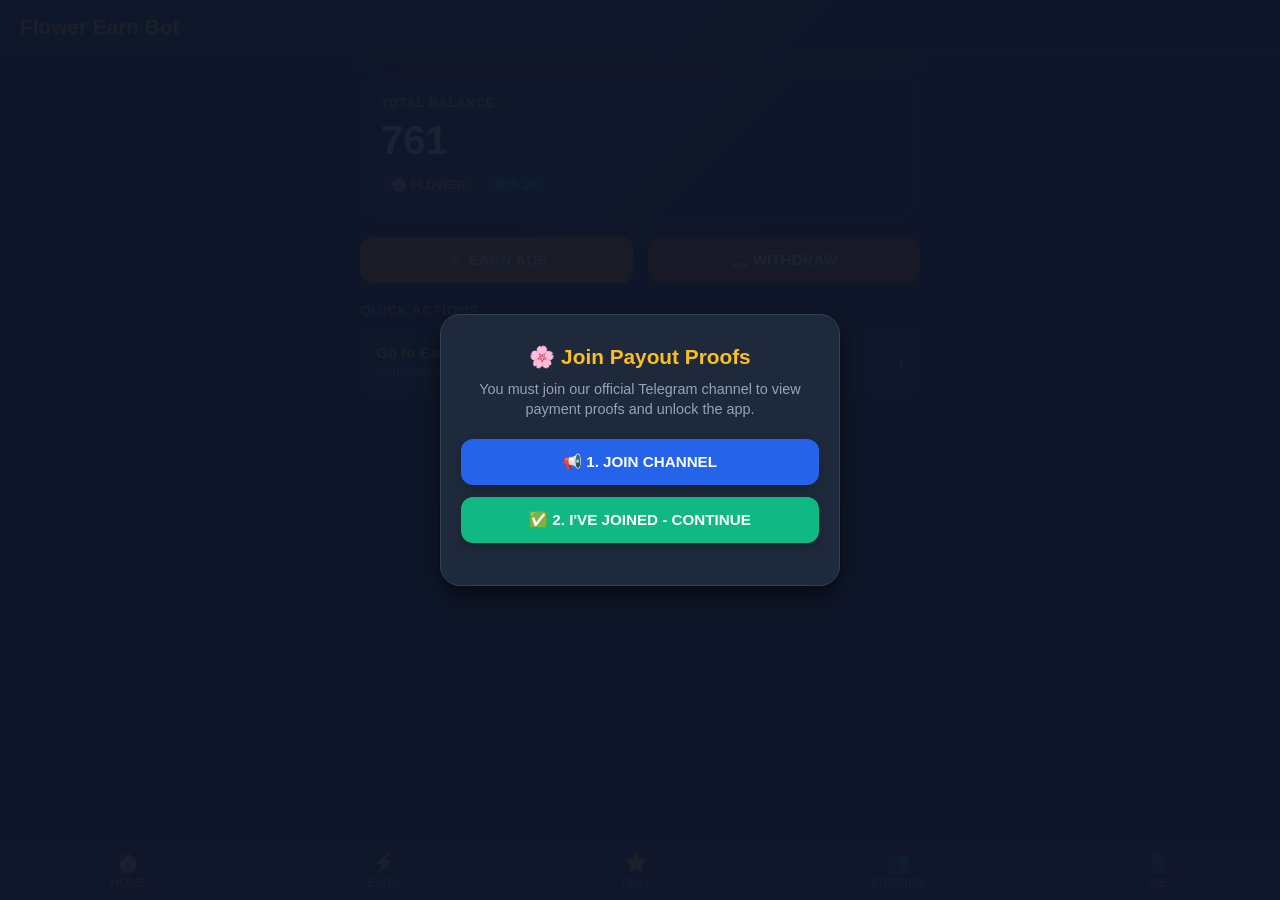
<file: index.html>
<!DOCTYPE html>
<html lang="en">
<head>
    <meta charset="UTF-8">
    <meta name="viewport" content="width=device-width, initial-scale=1.0">
    <title>Flower Earn - Home</title>
    <style>
        * {
            margin: 0;
            padding: 0;
            box-sizing: border-box;
            font-family: 'Segoe UI', Tahoma, Geneva, Verdana, sans-serif;
        }
        body {
            background-color: #0f172a;
            background-image: radial-gradient(circle at top, rgba(217, 119, 6, 0.15), transparent 50%);
            color: #f8fafc;
            padding-bottom: 90px;
            min-height: 100vh;
            display: flex;
            flex-direction: column;
        }
        .header {
            background: linear-gradient(135deg, #1e293b, #0f172a);
            padding: 15px 20px;
            text-align: left;
            border-bottom: 1px solid #334155;
        }
        .header h1 {
            color: #fbbf24;
            font-size: 1.3rem;
        }
        .container {
            padding: 20px;
            max-width: 600px;
            margin: 0 auto;
            flex: 1;
            width: 100%;
        }
        .balance-card {
            background: linear-gradient(135deg, #1e293b, #0f172a);
            border-radius: 16px;
            padding: 20px;
            border: 1px solid #334155;
            margin-bottom: 20px;
            box-shadow: 0 4px 12px rgba(0, 0, 0, 0.4);
        }
        .balance-card h2 {
            font-size: 0.75rem;
            text-transform: uppercase;
            letter-spacing: 1px;
            color: #fbbf24;
            margin-bottom: 8px;
        }
        .balance-main {
            font-size: 2.5rem;
            font-weight: bold;
            color: #ffffff;
            margin-bottom: 10px;
        }
        .balance-sub {
            display: flex;
            gap: 10px;
        }
        .badge-flower {
            background: #334155;
            color: #fbbf24;
            padding: 4px 10px;
            border-radius: 6px;
            font-size: 0.8rem;
            font-weight: bold;
        }
        .badge-naira {
            background: #065f46;
            color: #34d399;
            padding: 4px 10px;
            border-radius: 6px;
            font-size: 0.8rem;
            font-weight: bold;
        }
        .action-buttons {
            display: flex;
            gap: 15px;
            margin-bottom: 20px;
        }
        .action-btn {
            flex: 1;
            padding: 14px;
            border-radius: 12px;
            border: none;
            font-weight: bold;
            font-size: 0.95rem;
            cursor: pointer;
            text-align: center;
            text-decoration: none;
            display: flex;
            align-items: center;
            justify-content: center;
            gap: 8px;
            box-shadow: 0 4px 10px rgba(0,0,0,0.2);
        }
        .btn-earn {
            background: #d97706;
            color: #ffffff;
        }
        .btn-withdraw {
            background: #b45309;
            color: #ffffff;
        }
        .section-title {
            font-size: 0.85rem;
            text-transform: uppercase;
            letter-spacing: 1px;
            color: #fbbf24;
            margin-bottom: 10px;
        }
        .quick-action-card {
            background: #1e293b;
            border-radius: 14px;
            padding: 15px;
            border: 1px solid #334155;
            display: flex;
            align-items: center;
            justify-content: space-between;
            text-decoration: none;
            color: #f8fafc;
            transition: border-color 0.2s;
        }
        .quick-action-card:hover {
            border-color: #fbbf24;
        }
        .quick-info h4 {
            font-size: 0.95rem;
            color: #fbbf24;
            margin-bottom: 3px;
        }
        .quick-info p {
            font-size: 0.8rem;
            color: #94a3b8;
        }

        /* Channel Gate Modal Overlay */
        #channelGateModal {
            position: fixed;
            top: 0;
            left: 0;
            width: 100%;
            height: 100%;
            background: rgba(15, 23, 42, 0.95);
            z-index: 9999;
            display: flex;
            align-items: center;
            justify-content: center;
            padding: 20px;
        }
        .gate-card {
            background: #1e293b;
            border: 1px solid #334155;
            border-radius: 20px;
            padding: 30px 20px;
            text-align: center;
            max-width: 400px;
            width: 100%;
            box-shadow: 0 10px 25px rgba(0,0,0,0.5);
        }
        .gate-card h2 {
            color: #fbbf24;
            font-size: 1.3rem;
            margin-bottom: 10px;
        }
        .gate-card p {
            color: #94a3b8;
            font-size: 0.9rem;
            margin-bottom: 20px;
            line-height: 1.4;
        }
        .gate-btn {
            display: block;
            width: 100%;
            padding: 14px;
            border-radius: 12px;
            font-weight: bold;
            font-size: 0.95rem;
            text-decoration: none;
            text-align: center;
            cursor: pointer;
            border: none;
            margin-bottom: 12px;
            box-shadow: 0 4px 10px rgba(0,0,0,0.2);
        }
        .btn-join {
            background: #2563eb;
            color: #ffffff;
        }
        .btn-verify {
            background: #10b981;
            color: #ffffff;
        }

        .nav-bar {
            position: fixed;
            bottom: 0;
            left: 0;
            width: 100%;
            background: #1e293b;
            display: flex;
            justify-content: space-around;
            padding: 10px 0;
            border-top: 1px solid #334155;
            z-index: 1000;
        }
        .nav-item {
            color: #94a3b8;
            text-decoration: none;
            text-align: center;
            font-size: 0.75rem;
            display: flex;
            flex-direction: column;
            align-items: center;
        }
        .nav-item.active {
            color: #fbbf24;
        }
        .nav-icon {
            font-size: 1.2rem;
            margin-bottom: 2px;
        }
    </style>
</head>
<body>

    <!-- Channel Gateway Modal -->
    <div id="channelGateModal">
        <div class="gate-card">
            <h2>🌸 Join Payout Proofs</h2>
            <p>You must join our official Telegram channel to view payment proofs and unlock the app.</p>
            
            <a href="https://t.me/FlowerEarnPayouts" target="_blank" class="gate-btn btn-join">
                📢 1. JOIN CHANNEL
            </a>
            
            <button class="gate-btn btn-verify" onclick="verifyChannelJoin()">
                ✅ 2. I'VE JOINED - CONTINUE
            </button>
        </div>
    </div>

    <div class="header">
        <h1>Flower Earn Bot</h1>
    </div>

    <div class="container">
        <div class="balance-card">
            <h2>Total Balance</h2>
            <div class="balance-main" id="flowerCount">761</div>
            <div class="balance-sub">
                <span class="badge-flower">🌸 FLOWER</span>
                <span class="badge-naira" id="nairaBalance">₦76.10</span>
            </div>
        </div>

        <div class="action-buttons">
            <button class="action-btn btn-earn" onclick="handleEarnAdClick()">⚡ EARN ADS</button>
            <a href="wallet.html" class="action-btn btn-withdraw">📥 WITHDRAW</a>
        </div>

        <div class="section-title">Quick Actions</div>
        <a href="earn.html" class="quick-action-card">
            <div class="quick-info">
                <h4>Go to Earn Hub</h4>
                <p>Complete smart links & ads to grow balance</p>
            </div>
            <span>›</span>
        </a>
    </div>

    <div class="nav-bar">
        <a href="index.html" class="nav-item active"><span class="nav-icon">🏠</span> HOME</a>
        <a href="earn.html" class="nav-item"><span class="nav-icon">⚡</span> EARN</a>
        <a href="game.html" class="nav-item"><span class="nav-icon">⭐</span> PLAY</a>
        <a href="friends.html" class="nav-item"><span class="nav-icon">👥</span> FRIENDS</a>
        <a href="wallet.html" class="nav-item"><span class="nav-icon">👤</span> ME</a>
    </div>

    <script>
        const monetagUrl = "https://omg10.com/your-smart-link-id"; 
        const maxDailyCap = 715;

        function getTodayKey() {
            return 'earned_' + new Date().toISOString().slice(0, 10);
        }

        window.addEventListener('DOMContentLoaded', () => {
            const hasJoined = localStorage.getItem('joined_proof_channel');
            if (hasJoined === 'true') {
                document.getElementById('channelGateModal').style.display = 'none';
            }

            const savedBalance = localStorage.getItem('flowerBalance') || '761';
            document.getElementById('flowerCount').innerText = Number(savedBalance).toLocaleString();
            
            const nairaValue = (Number(savedBalance) / 10).toFixed(2);
            document.getElementById('nairaBalance').innerText = `₦${Number(nairaValue).toLocaleString(undefined, {minimumFractionDigits: 2, maximumFractionDigits: 2})}`;
        });

        function verifyChannelJoin() {
            localStorage.setItem('joined_proof_channel', 'true');
            document.getElementById('channelGateModal').style.display = 'none';
        }

        function handleEarnAdClick() {
            const todayKey = getTodayKey();
            let earnedToday = Number(localStorage.getItem(todayKey) || 0);

            if (earnedToday >= maxDailyCap) {
                alert("Daily earning limit reached! Come back tomorrow.");
                return;
            }

            let currentViews = Number(localStorage.getItem('monetag_verified_views') || 0);
            let currentBalance = Number(localStorage.getItem('flowerBalance') || 761);

            currentBalance += 50;
            earnedToday += 50;
            currentViews += 1;

            localStorage.setItem('flowerBalance', currentBalance);
            localStorage.setItem(todayKey, earnedToday);
            localStorage.setItem('monetag_verified_views', currentViews);

            document.getElementById('flowerCount').innerText = Number(currentBalance).toLocaleString();
            const nairaValue = (currentBalance / 10).toFixed(2);
            document.getElementById('nairaBalance').innerText = `₦${Number(nairaValue).toLocaleString(undefined, {minimumFractionDigits: 2, maximumFractionDigits: 2})}`;

            window.open(monetagUrl, '_blank');
        }
    </script>
</body>
</html>
</file>
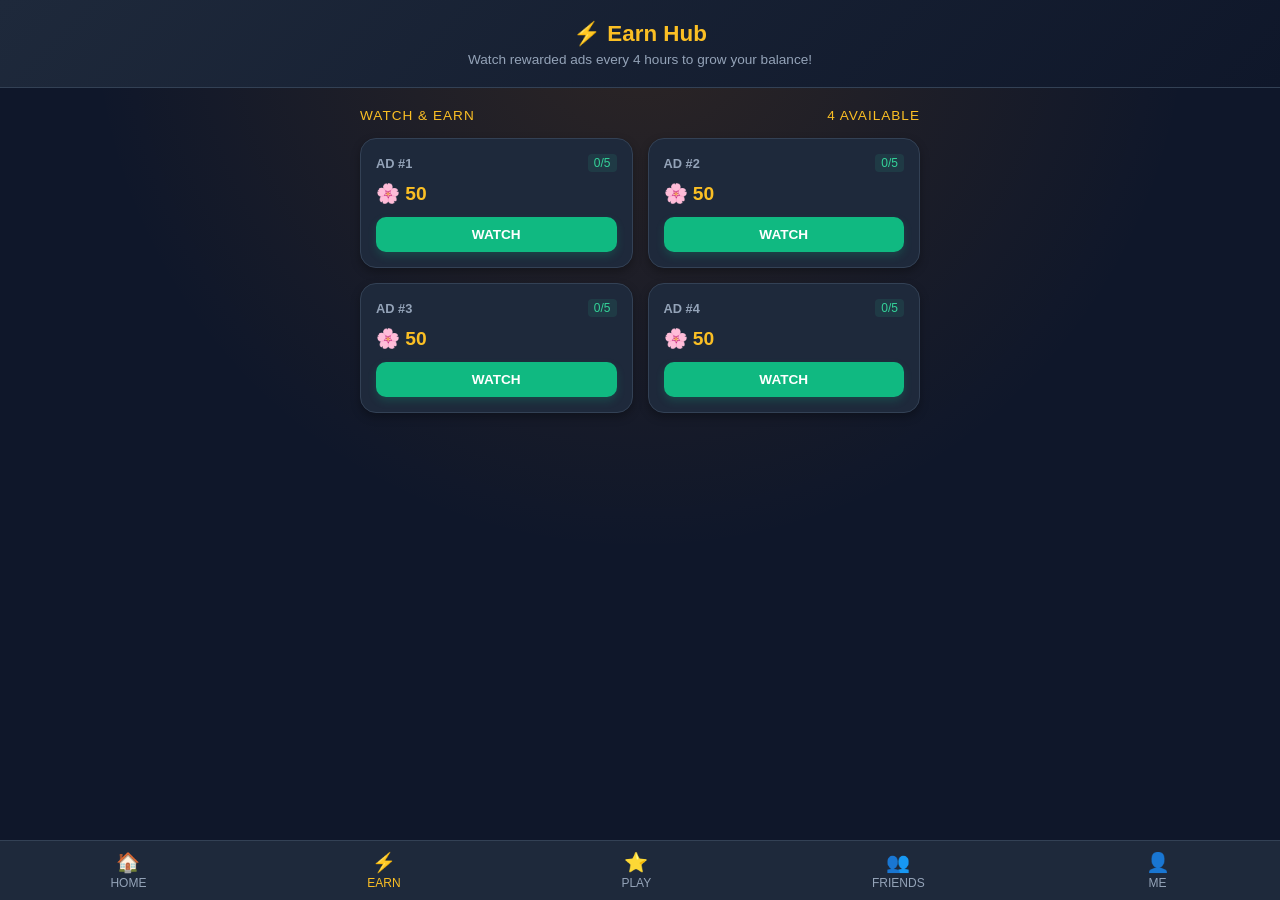
<file: earn.html>
<!DOCTYPE html>
<html lang="en">
<head>
    <meta charset="UTF-8">
    <meta name="viewport" content="width=device-width, initial-scale=1.0">
    <title>Flower Earn - Earn Hub</title>

    <style>
        * {
            margin: 0;
            padding: 0;
            box-sizing: border-box;
            font-family: 'Segoe UI', Tahoma, Geneva, Verdana, sans-serif;
        }
        body {
            background-color: #0f172a;
            background-image: radial-gradient(circle at top, rgba(217, 119, 6, 0.15), transparent 50%);
            color: #f8fafc;
            padding-bottom: 90px;
            min-height: 100vh;
            display: flex;
            flex-direction: column;
        }
        .header {
            background: linear-gradient(135deg, #1e293b, #0f172a);
            padding: 20px;
            text-align: center;
            border-bottom: 1px solid #334155;
        }
        .header h1 {
            color: #fbbf24;
            font-size: 1.4rem;
        }
        .header p {
            font-size: 0.85rem;
            color: #94a3b8;
            margin-top: 5px;
        }
        .container {
            padding: 20px;
            max-width: 600px;
            margin: 0 auto;
            flex: 1;
            width: 100%;
        }
        .section-title {
            font-size: 0.85rem;
            text-transform: uppercase;
            letter-spacing: 1px;
            color: #fbbf24;
            margin-bottom: 15px;
            display: flex;
            justify-content: space-between;
            align-items: center;
        }
        .ads-grid {
            display: grid;
            grid-template-columns: 1fr 1fr;
            gap: 15px;
            margin-bottom: 25px;
        }
        .ad-card {
            background: #1e293b;
            border: 1px solid #334155;
            border-radius: 16px;
            padding: 15px;
            display: flex;
            flex-direction: column;
            justify-content: space-between;
            box-shadow: 0 4px 10px rgba(0,0,0,0.3);
        }
        .ad-header {
            display: flex;
            justify-content: space-between;
            align-items: center;
            margin-bottom: 10px;
        }
        .ad-title {
            font-size: 0.8rem;
            font-weight: bold;
            color: #94a3b8;
            text-transform: uppercase;
        }
        .ad-counter {
            font-size: 0.75rem;
            color: #34d399;
            background: rgba(52, 211, 153, 0.1);
            padding: 2px 6px;
            border-radius: 4px;
        }
        .ad-reward {
            font-size: 1.2rem;
            font-weight: bold;
            color: #fbbf24;
            margin-bottom: 12px;
        }
        .ad-btn {
            width: 100%;
            padding: 10px;
            border-radius: 10px;
            border: none;
            font-weight: bold;
            font-size: 0.85rem;
            cursor: pointer;
            text-align: center;
            background: #10b981;
            color: #ffffff;
            box-shadow: 0 4px 8px rgba(16, 185, 129, 0.2);
        }
        .ad-btn:disabled {
            background: #1e293b;
            border: 1px solid #334155;
            color: #fbbf24;
            cursor: not-allowed;
            box-shadow: none;
            font-size: 0.75rem;
        }
        .nav-bar {
            position: fixed;
            bottom: 0;
            left: 0;
            width: 100%;
            background: #1e293b;
            display: flex;
            justify-content: space-around;
            padding: 10px 0;
            border-top: 1px solid #334155;
            z-index: 1000;
        }
        .nav-item {
            color: #94a3b8;
            text-decoration: none;
            text-align: center;
            font-size: 0.75rem;
            display: flex;
            flex-direction: column;
            align-items: center;
        }
        .nav-item.active {
            color: #fbbf24;
        }
        .nav-icon {
            font-size: 1.2rem;
            margin-bottom: 2px;
        }
    </style>
</head>
<body>

    <div class="header">
        <h1>⚡ Earn Hub</h1>
        <p>Watch rewarded ads every 4 hours to grow your balance!</p>
    </div>

    <div class="container">
        <div class="section-title">
            <span>Watch & Earn</span>
            <span id="availableAdsCount">4 available</span>
        </div>

        <div class="ads-grid">
            <!-- AD #1 -->
            <div class="ad-card">
                <div>
                    <div class="ad-header">
                        <span class="ad-title">Ad #1</span>
                        <span class="ad-counter" id="count1">0/5</span>
                    </div>
                    <div class="ad-reward">🌸 50</div>
                </div>
                <button class="ad-btn" id="btnAd1" onclick="watchAdSlot(1)">WATCH</button>
            </div>

            <!-- AD #2 -->
            <div class="ad-card">
                <div>
                    <div class="ad-header">
                        <span class="ad-title">Ad #2</span>
                        <span class="ad-counter" id="count2">0/5</span>
                    </div>
                    <div class="ad-reward">🌸 50</div>
                </div>
                <button class="ad-btn" id="btnAd2" onclick="watchAdSlot(2)">WATCH</button>
            </div>

            <!-- AD #3 -->
            <div class="ad-card">
                <div>
                    <div class="ad-header">
                        <span class="ad-title">Ad #3</span>
                        <span class="ad-counter" id="count3">0/5</span>
                    </div>
                    <div class="ad-reward">🌸 50</div>
                </div>
                <button class="ad-btn" id="btnAd3" onclick="watchAdSlot(3)">WATCH</button>
            </div>

            <!-- AD #4 -->
            <div class="ad-card">
                <div>
                    <div class="ad-header">
                        <span class="ad-title">Ad #4</span>
                        <span class="ad-counter" id="count4">0/5</span>
                    </div>
                    <div class="ad-reward">🌸 50</div>
                </div>
                <button class="ad-btn" id="btnAd4" onclick="watchAdSlot(4)">WATCH</button>
            </div>
        </div>
    </div>

    <div class="nav-bar">
        <a href="index.html" class="nav-item"><span class="nav-icon">🏠</span> HOME</a>
        <a href="earn.html" class="nav-item active"><span class="nav-icon">⚡</span> EARN</a>
        <a href="game.html" class="nav-item"><span class="nav-icon">⭐</span> PLAY</a>
        <a href="friends.html" class="nav-item"><span class="nav-icon">👥</span> FRIENDS</a>
        <a href="wallet.html" class="nav-item"><span class="nav-icon">👤</span> ME</a>
    </div>

    <script>
        const maxPerAd = 5;
        const cooldownTimeMs = 4 * 60 * 60 * 1000; // 4 Hours in milliseconds

        window.addEventListener('DOMContentLoaded', () => {
            updateUI();
            setInterval(updateUI, 1000); // Live countdown ticker
        });

        function updateUI() {
            const now = new Date().getTime();

            for (let i = 1; i <= 4; i++) {
                const viewsKey = `ad_${i}_views`;
                const cooldownKey = `ad_${i}_cooldown_until`;

                let currentViews = Number(localStorage.getItem(viewsKey) || 0);
                let cooldownUntil = Number(localStorage.getItem(cooldownKey) || 0);

                document.getElementById(`count${i}`).innerText = `${currentViews}/${maxPerAd}`;
                const btn = document.getElementById(`btnAd${i}`);

                if (currentViews >= maxPerAd) {
                    if (now >= cooldownUntil) {
                        // Reset slot after 4 hours expire
                        localStorage.setItem(viewsKey, '0');
                        localStorage.setItem(cooldownKey, '0');
                        btn.innerText = "WATCH";
                        btn.disabled = false;
                        document.getElementById(`count${i}`).innerText = `0/${maxPerAd}`;
                    } else {
                        // Display active 4-hour countdown
                        const distance = cooldownUntil - now;
                        const hours = Math.floor((distance % (1000 * 60 * 60 * 24)) / (1000 * 60 * 60));
                        const minutes = Math.floor((distance % (1000 * 60 * 60)) / (1000 * 60));
                        const seconds = Math.floor((distance % (1000 * 60)) / 1000);

                        btn.innerText = `⏳ ${hours}h ${minutes}m ${seconds}s`;
                        btn.disabled = true;
                    }
                } else {
                    btn.innerText = "WATCH";
                    btn.disabled = false;
                }
            }
        }

        function watchAdSlot(adId) {
            const viewsKey = `ad_${adId}_views`;
            const cooldownKey = `ad_${adId}_cooldown_until`;

            let currentViews = Number(localStorage.getItem(viewsKey) || 0);

            if (currentViews >= maxPerAd) {
                return;
            }

            // Direct links for each ad slot
            const adLinks = {
                1: "https://omg10.com/4/11910761",
                2: "https://omg10.com/4/11496906",
                3: "https://omg10.com/4/11910754",
                4: "https://omg10.com/4/11505493"
            };

            // Open the ad link in a new tab/window
            window.open(adLinks[adId], '_blank');

            // Increment view count
            currentViews += 1;
            localStorage.setItem(viewsKey, currentViews);

            // If it hits 5/5, lock it and start the 4-hour countdown
            if (currentViews >= maxPerAd) {
                const cooldownExpiry = new Date().getTime() + cooldownTimeMs;
                localStorage.setItem(cooldownKey, cooldownExpiry);
            }

            // Reward flowers
            let currentBalance = Number(localStorage.getItem('flowerBalance') || 761);
            currentBalance += 50;
            localStorage.setItem('flowerBalance', currentBalance);

            updateUI();
            alert('Ad completed! +50 Flowers added.');
        }
    </script>
</body>
</html>
</file>
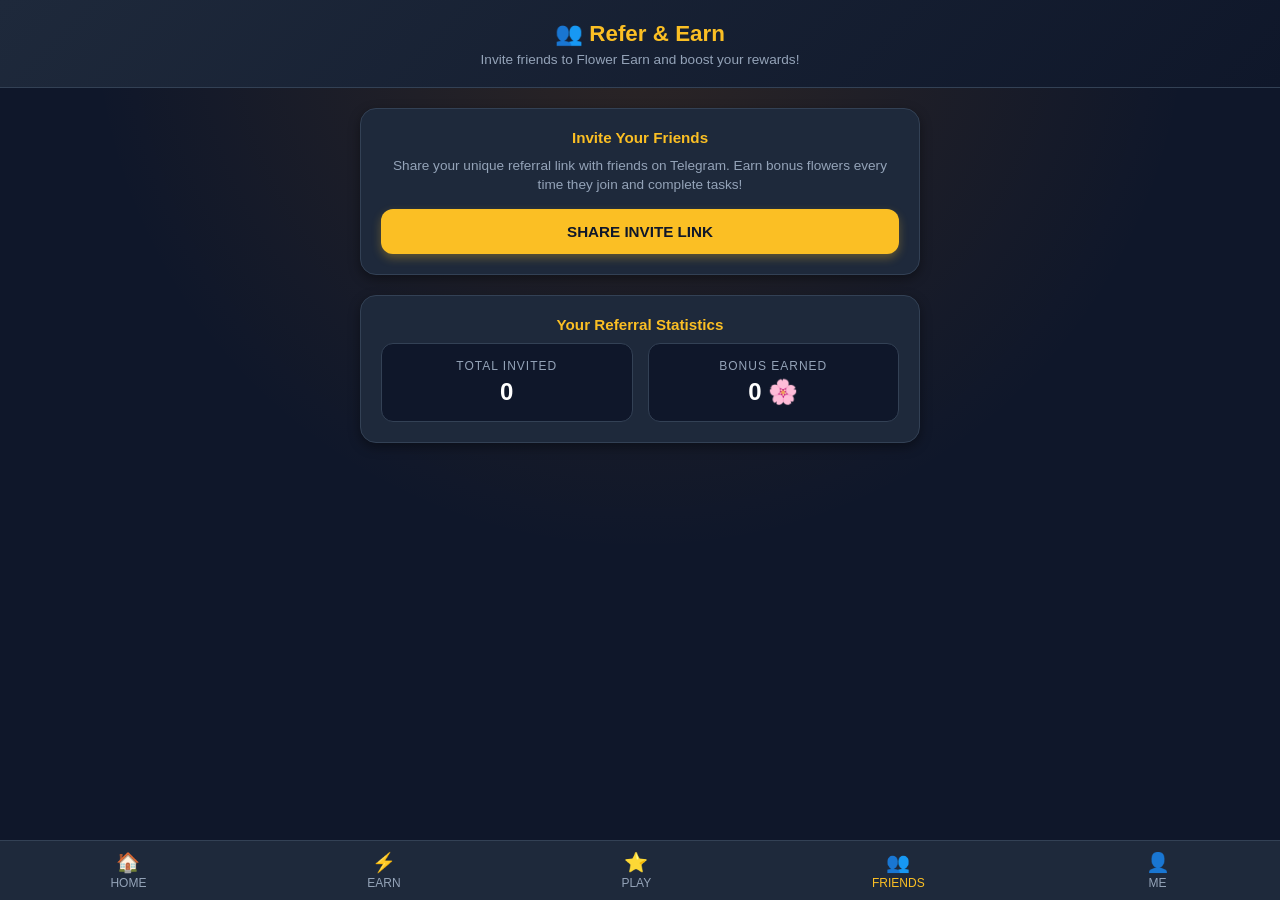
<file: friends.html>
<!DOCTYPE html>
<html lang="en">
<head>
    <meta charset="UTF-8">
    <meta name="viewport" content="width=device-width, initial-scale=1.0">
    <title>Flower Earn - Friends & Invite</title>
    <!-- Telegram WebApp SDK -->
    <script src="https://telegram.org/js/telegram-web-app.js"></script>
    <style>
        * {
            margin: 0;
            padding: 0;
            box-sizing: border-box;
            font-family: 'Segoe UI', Tahoma, Geneva, Verdana, sans-serif;
        }
        body {
            background-color: #0f172a;
            background-image: radial-gradient(circle at top, rgba(217, 119, 6, 0.15), transparent 50%);
            color: #f8fafc;
            padding-bottom: 90px;
            min-height: 100vh;
            display: flex;
            flex-direction: column;
        }
        .header {
            background: linear-gradient(135deg, #1e293b, #0f172a);
            padding: 20px;
            text-align: center;
            border-bottom: 1px solid #334155;
        }
        .header h1 {
            color: #fbbf24;
            font-size: 1.4rem;
        }
        .header p {
            font-size: 0.85rem;
            color: #94a3b8;
            margin-top: 5px;
        }
        .container {
            padding: 20px;
            max-width: 600px;
            margin: 0 auto;
            flex: 1;
            width: 100%;
        }
        .card {
            background: #1e293b;
            border-radius: 16px;
            padding: 20px;
            border: 1px solid #334155;
            margin-bottom: 20px;
            text-align: center;
            box-shadow: 0 4px 12px rgba(0, 0, 0, 0.4);
        }
        .card h3 {
            font-size: 0.95rem;
            color: #fbbf24;
            margin-bottom: 10px;
        }
        .card p {
            font-size: 0.85rem;
            color: #94a3b8;
            margin-bottom: 15px;
            line-height: 1.4;
        }
        .share-btn {
            width: 100%;
            padding: 14px;
            background: #fbbf24;
            color: #0f172a;
            border: none;
            border-radius: 12px;
            font-weight: bold;
            font-size: 0.95rem;
            cursor: pointer;
            box-shadow: 0 4px 10px rgba(251, 191, 36, 0.3);
        }
        .share-btn:active {
            background: #d97706;
        }
        .stats-grid {
            display: grid;
            grid-template-columns: 1fr 1fr;
            gap: 15px;
        }
        .stat-box {
            background: #0f172a;
            border: 1px solid #334155;
            border-radius: 12px;
            padding: 15px;
            text-align: center;
        }
        .stat-box span {
            display: block;
            font-size: 0.75rem;
            color: #94a3b8;
            text-transform: uppercase;
            letter-spacing: 1px;
            margin-bottom: 5px;
        }
        .stat-box h2 {
            font-size: 1.5rem;
            color: #ffffff;
        }
        .nav-bar {
            position: fixed;
            bottom: 0;
            left: 0;
            width: 100%;
            background: #1e293b;
            display: flex;
            justify-content: space-around;
            padding: 10px 0;
            border-top: 1px solid #334155;
            z-index: 1000;
        }
        .nav-item {
            color: #94a3b8;
            text-decoration: none;
            text-align: center;
            font-size: 0.75rem;
            display: flex;
            flex-direction: column;
            align-items: center;
        }
        .nav-item.active {
            color: #fbbf24;
        }
        .nav-icon {
            font-size: 1.2rem;
            margin-bottom: 2px;
        }
    </style>
</head>
<body>

    <div class="header">
        <h1>👥 Refer & Earn</h1>
        <p>Invite friends to Flower Earn and boost your rewards!</p>
    </div>

    <div class="container">
        <div class="card">
            <h3>Invite Your Friends</h3>
            <p>Share your unique referral link with friends on Telegram. Earn bonus flowers every time they join and complete tasks!</p>
            <button class="share-btn" onclick="shareInviteLink()">SHARE INVITE LINK</button>
        </div>

        <div class="card">
            <h3>Your Referral Statistics</h3>
            <div class="stats-grid">
                <div class="stat-box">
                    <span>Total Invited</span>
                    <h2 id="totalInvited">0</h2>
                </div>
                <div class="stat-box">
                    <span>Bonus Earned</span>
                    <h2 id="bonusEarned">0 🌸</h2>
                </div>
            </div>
        </div>
    </div>

    <div class="nav-bar">
        <a href="index.html" class="nav-item"><span class="nav-icon">🏠</span> HOME</a>
        <a href="earn.html" class="nav-item"><span class="nav-icon">⚡</span> EARN</a>
        <a href="game.html" class="nav-item"><span class="nav-icon">⭐</span> PLAY</a>
        <a href="friends.html" class="nav-item active"><span class="nav-icon">👥</span> FRIENDS</a>
        <a href="wallet.html" class="nav-item"><span class="nav-icon">👤</span> ME</a>
    </div>

    <script>
        // Initialize Telegram Web App
        const tg = window.Telegram.WebApp;
        tg.expand();

        // Get actual Telegram User ID or fallback to a device-generated ID if tested outside Telegram
        function getUserId() {
            if (tg.initDataUnsafe && tg.initDataUnsafe.user && tg.initDataUnsafe.user.id) {
                return tg.initDataUnsafe.user.id.toString();
            }
            // Fallback for browser testing
            let localId = localStorage.getItem('flower_device_id');
            if (!localId) {
                localId = 'web_' + Math.floor(100000 + Math.random() * 900000);
                localStorage.setItem('flower_device_id', localId);
            }
            return localId;
        }

        window.addEventListener('DOMContentLoaded', () => {
            updateStatsDisplay();
            checkIncomingReferral();
        });

        function updateStatsDisplay() {
            const count = localStorage.getItem('flower_referrals_count') || '0';
            const bonus = localStorage.getItem('flower_referral_bonus') || '0';

            document.getElementById('totalInvited').innerText = count;
            document.getElementById('bonusEarned').innerText = `${Number(bonus).toLocaleString()} 🌸`;
        }

        function shareInviteLink() {
            const myUserId = getUserId();
            // Replace 'FlowerEarnBot' with your actual Telegram Bot username
            const inviteUrl = `https://t.me/FlowerEarnBot?start=ref_${myUserId}`;

            if (navigator.share) {
                navigator.share({
                    title: 'Flower Earn',
                    text: 'Join Flower Earn and start earning daily rewards with me!',
                    url: inviteUrl,
                }).catch(() => {});
            } else {
                navigator.clipboard.writeText(inviteUrl);
                alert("Unique invite link copied to clipboard:\n" + inviteUrl);
            }
        }

        // Real validation check on load
        function checkIncomingReferral() {
            const urlParams = new URLSearchParams(window.location.search);
            const startParam = urlParams.get('start'); // e.g. ref_12345678

            if (startParam && startParam.startsWith('ref_')) {
                const referrerId = startParam.replace('ref_', '');
                const currentUserId = getUserId();

                // Rule 1: Prevent self-referral
                if (referrerId === currentUserId) {
                    return; 
                }

                // Rule 2: Check if this user was already referred on this device/account
                const hasBeenReferred = localStorage.getItem('flower_already_referred');
                if (hasBeenReferred) {
                    return;
                }

                // Mark as referred so they can't trigger it again
                localStorage.setItem('flower_already_referred', 'true');

                // Give reward logic (In production, this should update your backend database)
                let currentCount = Number(localStorage.getItem('flower_referrals_count') || 0) + 1;
                let currentBonus = Number(localStorage.getItem('flower_referral_bonus') || 0) + 100;
                let currentBalance = Number(localStorage.getItem('flowerBalance') || 761) + 100;

                localStorage.setItem('flower_referrals_count', currentCount);
                localStorage.setItem('flower_referral_bonus', currentBonus);
                localStorage.setItem('flowerBalance', currentBalance);

                updateStatsDisplay();
            }
        }
    </script>
</body>
</html>
</file>
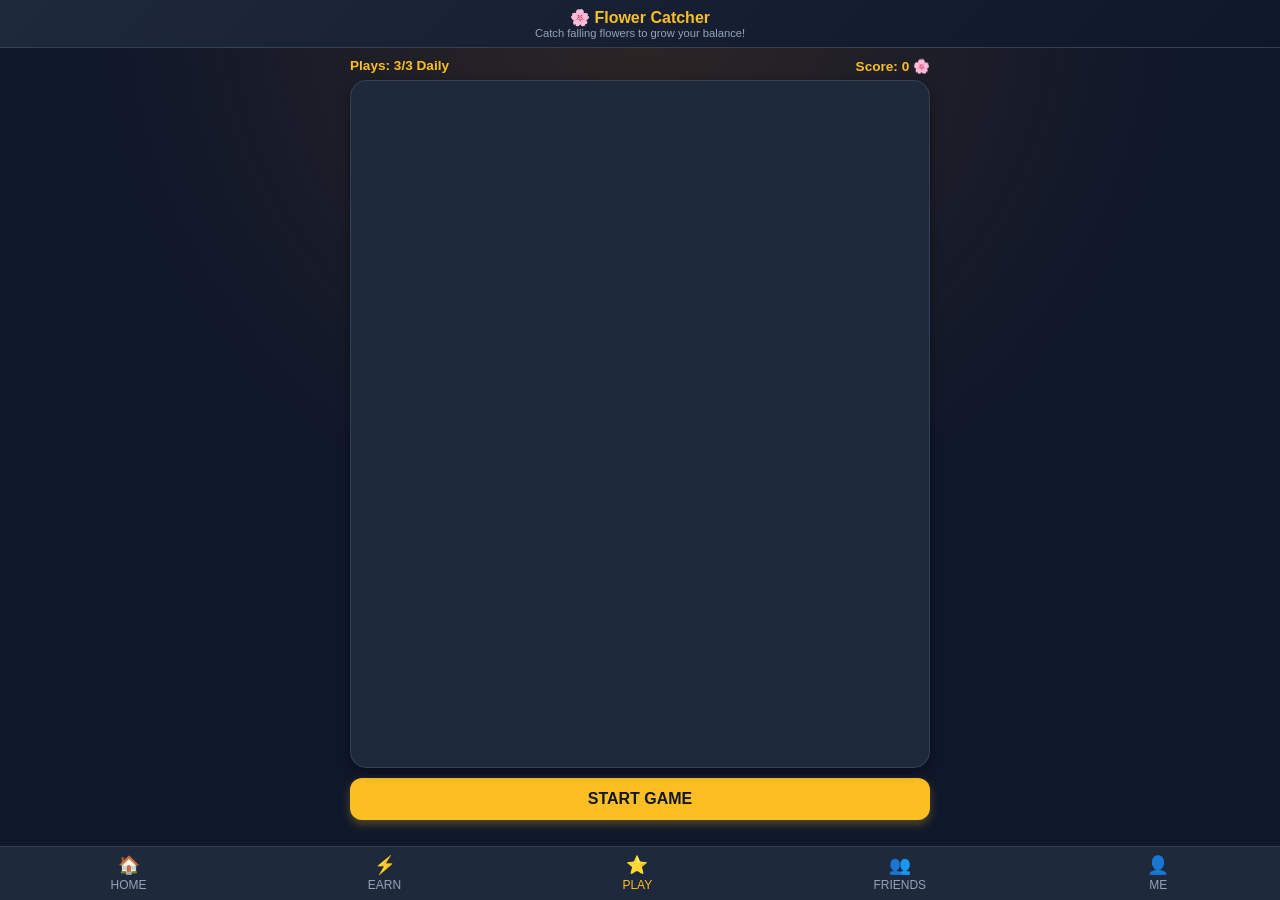
<file: game.html>
<!DOCTYPE html>
<html lang="en">
<head>
    <meta charset="UTF-8">
    <meta name="viewport" content="width=device-width, initial-scale=1.0">
    <title>Flower Earn - Flower Catcher</title>
    <style>
        * {
            margin: 0;
            padding: 0;
            box-sizing: border-box;
            font-family: 'Segoe UI', Tahoma, Geneva, Verdana, sans-serif;
        }
        body {
            background-color: #0f172a;
            background-image: radial-gradient(circle at top, rgba(217, 119, 6, 0.15), transparent 50%);
            color: #f8fafc;
            padding-bottom: 70px;
            height: 100vh;
            display: flex;
            flex-direction: column;
            overflow: hidden;
        }
        .header {
            background: linear-gradient(135deg, #1e293b, #0f172a);
            padding: 8px 15px;
            text-align: center;
            border-bottom: 1px solid #334155;
            flex-shrink: 0;
        }
        .header h1 {
            color: #fbbf24;
            font-size: 1rem;
        }
        .header p {
            font-size: 0.7rem;
            color: #94a3b8;
        }
        .container {
            padding: 10px;
            max-width: 600px;
            margin: 0 auto;
            flex: 1;
            width: 100%;
            display: flex;
            flex-direction: column;
            height: calc(100vh - 60px);
        }
        .game-stats {
            display: flex;
            justify-content: space-between;
            font-size: 0.85rem;
            color: #fbbf24;
            margin-bottom: 6px;
            font-weight: bold;
            flex-shrink: 0;
        }
        .game-canvas-container {
            background: #1e293b;
            border-radius: 16px;
            border: 1px solid #334155;
            flex: 1;
            height: 68vh;
            position: relative;
            overflow: hidden;
            margin-bottom: 10px;
            box-shadow: 0 4px 12px rgba(0, 0, 0, 0.4);
            touch-action: none;
        }
        canvas {
            display: block;
            width: 100%;
            height: 100%;
        }
        .start-btn {
            width: 100%;
            padding: 12px;
            background: #fbbf24;
            color: #0f172a;
            border: none;
            border-radius: 12px;
            font-weight: bold;
            font-size: 1rem;
            cursor: pointer;
            box-shadow: 0 4px 10px rgba(251, 191, 36, 0.3);
            flex-shrink: 0;
        }
        .start-btn:active {
            background: #d97706;
        }
        .start-btn:disabled {
            background: #334155;
            color: #64748b;
            cursor: not-allowed;
            box-shadow: none;
        }
        /* Navigation Bar */
        .nav-bar {
            position: fixed;
            bottom: 0;
            left: 0;
            width: 100%;
            background: #1e293b;
            display: flex;
            justify-content: space-around;
            padding: 8px 0;
            border-top: 1px solid #334155;
            z-index: 1000;
        }
        .nav-item {
            color: #94a3b8;
            text-decoration: none;
            text-align: center;
            font-size: 0.75rem;
            display: flex;
            flex-direction: column;
            align-items: center;
        }
        .nav-item.active {
            color: #fbbf24;
        }
        .nav-icon {
            font-size: 1.1rem;
            margin-bottom: 2px;
        }
    </style>
</head>
<body>

    <div class="header">
        <h1>🌸 Flower Catcher</h1>
        <p>Catch falling flowers to grow your balance!</p>
    </div>

    <div class="container">
        <div class="game-stats">
            <span id="playsDisplay">Plays: 3/3 Daily</span>
            <span>Score: <strong id="scoreDisplay">0</strong> 🌸</span>
        </div>

        <div class="game-canvas-container" id="canvasContainer">
            <canvas id="gameCanvas"></canvas>
        </div>

        <button class="start-btn" id="startBtn" onclick="startGame()">START GAME</button>
    </div>

    <!-- Standard Bottom Navigation Bar -->
    <div class="nav-bar">
        <a href="index.html" class="nav-item">
            <span class="nav-icon">🏠</span> HOME
        </a>
        <a href="earn.html" class="nav-item">
            <span class="nav-icon">⚡</span> EARN
        </a>
        <a href="game.html" class="nav-item active">
            <span class="nav-icon">⭐</span> PLAY
        </a>
        <a href="friends.html" class="nav-item">
            <span class="nav-icon">👥</span> FRIENDS
        </a>
        <a href="wallet.html" class="nav-item">
            <span class="nav-icon">👤</span> ME
        </a>
    </div>

    <script>
        const canvas = document.getElementById('gameCanvas');
        const ctx = canvas.getContext('2d');

        // Game & Economy Limits
        const maxDailyPlays = 3;
        const maxDailyEarnings = 715; 
        
        function getDailyDateKey() {
            return new Date().toISOString().slice(0, 10);
        }

        function updateGameUI() {
            let playsToday = Number(localStorage.getItem('game_plays_' + getDailyDateKey()) || 0);
            let playsLeft = Math.max(0, maxDailyPlays - playsToday);
            
            document.getElementById('playsDisplay').innerText = `Plays: ${playsLeft}/${maxDailyPlays} Daily`;

            if (playsLeft <= 0) {
                let btn = document.getElementById('startBtn');
                btn.disabled = true;
                btn.innerText = "NO PLAYS LEFT TODAY";
            }
        }

        function initCanvasSize() {
            canvas.width = canvas.parentElement.clientWidth;
            canvas.height = canvas.parentElement.clientHeight;
        }

        window.addEventListener('load', () => {
            initCanvasSize();
            updateGameUI();
        });
        window.addEventListener('resize', initCanvasSize);

        let score = 0;
        let isPlaying = false;
        let flowers = [];
        let basket = { width: 90, height: 26, x: 0, y: 0 };
        let gameInterval = null;

        function resetBasket() {
            basket.x = (canvas.width / 2) - (basket.width / 2);
            basket.y = canvas.height - 40;
        }

        // Smooth touch movement tracking
        canvas.addEventListener('touchmove', (e) => {
            let rect = canvas.getBoundingClientRect();
            let touchX = e.touches[0].clientX - rect.left;
            basket.x = touchX - (basket.width / 2);
            if (basket.x < 0) basket.x = 0;
            if (basket.x > canvas.width - basket.width) basket.x = canvas.width - basket.width;
        }, { passive: true });

        canvas.addEventListener('mousemove', (e) => {
            let rect = canvas.getBoundingClientRect();
            let mouseX = e.clientX - rect.left;
            basket.x = mouseX - (basket.width / 2);
            if (basket.x < 0) basket.x = 0;
            if (basket.x > canvas.width - basket.width) basket.x = canvas.width - basket.width;
        });

        function startGame() {
            let playsToday = Number(localStorage.getItem('game_plays_' + getDailyDateKey()) || 0);
            if (playsToday >= maxDailyPlays) {
                alert("You've used all your plays for today. Come back tomorrow!");
                return;
            }

            initCanvasSize();
            resetBasket();
            score = 0;
            document.getElementById('scoreDisplay').innerText = score;
            document.getElementById('startBtn').style.display = 'none';
            isPlaying = true;
            flowers = [];

            if (gameInterval) clearInterval(gameInterval);
            gameInterval = setInterval(spawnFlower, 750);

            requestAnimationFrame(loop);

            // Timer for 20 seconds game round
            setTimeout(endGame, 20000);
        }

        function spawnFlower() {
            if (!isPlaying) return;
            flowers.push({
                x: Math.random() * (canvas.width - 30),
                y: -30,
                speed: 2.5 + Math.random() * 2.5
            });
        }

        function loop() {
            if (!canvas.width || !canvas.height) initCanvasSize();
            ctx.clearRect(0, 0, canvas.width, canvas.height);

            // Draw Basket
            ctx.fillStyle = '#fbbf24';
            ctx.fillRect(basket.x, basket.y, basket.width, basket.height);

            // Update & Draw Falling Flowers
            for (let i = flowers.length - 1; i >= 0; i--) {
                let f = flowers[i];
                f.y += f.speed;
                ctx.font = "26px sans-serif";
                ctx.fillText("🌸", f.x, f.y);

                // Collision
                if (f.y + 20 >= basket.y && f.y <= basket.y + basket.height && f.x >= basket.x - 15 && f.x <= basket.x + basket.width) {
                    score += 1;
                    document.getElementById('scoreDisplay').innerText = score;
                    flowers.splice(i, 1);
                } else if (f.y > canvas.height) {
                    flowers.splice(i, 1);
                }
            }

            if (isPlaying) {
                requestAnimationFrame(loop);
            }
        }

        function endGame() {
            isPlaying = false;
            clearInterval(gameInterval);
            
            const dateKey = getDailyDateKey();
            let playsToday = Number(localStorage.getItem('game_plays_' + dateKey) || 0);
            playsToday += 1;
            localStorage.setItem('game_plays_' + dateKey, playsToday);

            // Economy Calculations & Profit Guard
            let currentBalance = Number(localStorage.getItem('flowerBalance') || 761);
            let earnedToday = Number(localStorage.getItem('earned_' + dateKey) || 0);
            
            // Calculate how much space is left before hitting the 715 daily limit
            let spaceLeft = Math.max(0, maxDailyEarnings - earnedToday);
            
            // The user only gets rewarded up to what their daily limit allows
            let actualReward = Math.min(score, spaceLeft);

            if (actualReward > 0) {
                currentBalance += actualReward;
                earnedToday += actualReward;
                
                localStorage.setItem('flowerBalance', currentBalance);
                localStorage.setItem('earned_' + dateKey, earnedToday);
                
                alert(`Time's up! You caught ${score} flowers.\n\n+${actualReward} Flowers have been added to your wallet!`);
            } else {
                alert(`Time's up! You caught ${score} flowers, but you have already reached your maximum daily earning limit of ${maxDailyEarnings} Flowers.`);
            }

            document.getElementById('startBtn').style.display = 'block';
            document.getElementById('startBtn').innerText = "PLAY AGAIN";
            updateGameUI(); // Updates the X/3 display and disables button if 0 left
        }
    </script>
</body>
</html>
</file>
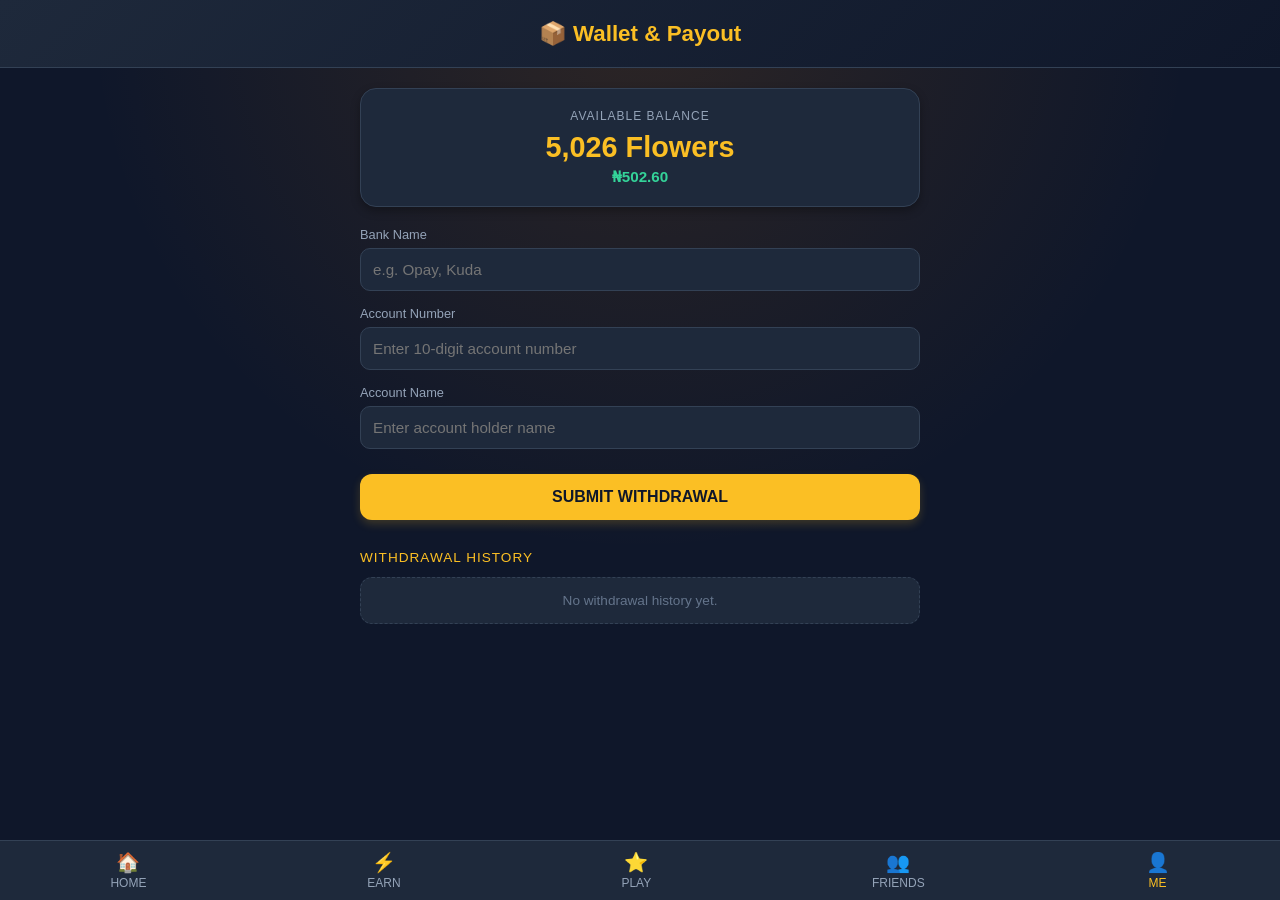
<file: wallet.html>
<!DOCTYPE html>
<html lang="en">
<head>
    <meta charset="UTF-8">
    <meta name="viewport" content="width=device-width, initial-scale=1.0">
    <title>Flower Earn - Wallet & Payout</title>

    <style>
        * {
            margin: 0;
            padding: 0;
            box-sizing: border-box;
            font-family: 'Segoe UI', Tahoma, Geneva, Verdana, sans-serif;
        }
        body {
            background-color: #0f172a;
            background-image: radial-gradient(circle at top, rgba(217, 119, 6, 0.15), transparent 50%);
            color: #f8fafc;
            padding-bottom: 90px;
            min-height: 100vh;
            display: flex;
            flex-direction: column;
        }
        .header {
            background: linear-gradient(135deg, #1e293b, #0f172a);
            padding: 20px;
            text-align: center;
            border-bottom: 1px solid #334155;
        }
        .header h1 {
            color: #fbbf24;
            font-size: 1.4rem;
        }
        .container {
            padding: 20px;
            max-width: 600px;
            margin: 0 auto;
            flex: 1;
            width: 100%;
        }
        .balance-card {
            background: #1e293b;
            border: 1px solid #334155;
            border-radius: 16px;
            padding: 20px;
            text-align: center;
            margin-bottom: 20px;
            box-shadow: 0 4px 10px rgba(0,0,0,0.3);
        }
        .balance-title {
            font-size: 0.75rem;
            text-transform: uppercase;
            letter-spacing: 1px;
            color: #94a3b8;
            margin-bottom: 8px;
        }
        .balance-amount {
            font-size: 1.8rem;
            font-weight: bold;
            color: #fbbf24;
            margin-bottom: 4px;
        }
        .balance-naira {
            font-size: 0.95rem;
            color: #34d399;
            font-weight: 600;
        }
        .form-group {
            margin-bottom: 15px;
        }
        .form-label {
            font-size: 0.8rem;
            color: #94a3b8;
            margin-bottom: 6px;
            display: block;
        }
        .form-input {
            width: 100%;
            padding: 12px;
            background: #1e293b;
            border: 1px solid #334155;
            border-radius: 10px;
            color: #f8fafc;
            font-size: 0.95rem;
            outline: none;
        }
        .form-input:focus {
            border-color: #fbbf24;
        }
        .submit-btn {
            width: 100%;
            padding: 14px;
            background: #fbbf24;
            color: #0f172a;
            border: none;
            border-radius: 12px;
            font-weight: bold;
            font-size: 1rem;
            cursor: pointer;
            box-shadow: 0 4px 10px rgba(251, 191, 36, 0.2);
            margin-top: 10px;
        }
        .submit-btn:active {
            transform: scale(0.98);
        }
        
        /* Withdrawal History Section */
        .history-section {
            margin-top: 30px;
        }
        .history-title {
            font-size: 0.85rem;
            text-transform: uppercase;
            letter-spacing: 1px;
            color: #fbbf24;
            margin-bottom: 12px;
        }
        .history-list {
            display: flex;
            flex-direction: column;
            gap: 10px;
        }
        .history-item {
            background: #1e293b;
            border: 1px solid #334155;
            border-radius: 12px;
            padding: 12px 15px;
            display: flex;
            justify-content: space-between;
            align-items: center;
        }
        .history-info div:first-child {
            font-size: 0.9rem;
            font-weight: bold;
            color: #f8fafc;
        }
        .history-info div:last-child {
            font-size: 0.75rem;
            color: #94a3b8;
            margin-top: 3px;
        }
        .history-status {
            font-size: 0.75rem;
            font-weight: bold;
            padding: 4px 8px;
            border-radius: 6px;
            background: rgba(52, 211, 153, 0.1);
            color: #34d399;
        }
        .empty-history {
            text-align: center;
            color: #64748b;
            font-size: 0.85rem;
            padding: 15px;
            background: #1e293b;
            border: 1px dashed #334155;
            border-radius: 12px;
        }

        .nav-bar {
            position: fixed;
            bottom: 0;
            left: 0;
            width: 100%;
            background: #1e293b;
            display: flex;
            justify-content: space-around;
            padding: 10px 0;
            border-top: 1px solid #334155;
            z-index: 1000;
        }
        .nav-item {
            color: #94a3b8;
            text-decoration: none;
            text-align: center;
            font-size: 0.75rem;
            display: flex;
            flex-direction: column;
            align-items: center;
        }
        .nav-item.active {
            color: #fbbf24;
        }
        .nav-icon {
            font-size: 1.2rem;
            margin-bottom: 2px;
        }
    </style>
</head>
<body>

    <div class="header">
        <h1>📦 Wallet & Payout</h1>
    </div>

    <div class="container">
        <!-- Balance Card -->
        <div class="balance-card">
            <div class="balance-title">Available Balance</div>
            <div class="balance-amount" id="flowerDisplay">0 Flowers</div>
            <div class="balance-naira" id="nairaDisplay">₦0.00</div>
        </div>

        <!-- Withdrawal Form -->
        <div class="form-group">
            <label class="form-label">Bank Name</label>
            <input type="text" id="bankName" class="form-input" placeholder="e.g. Opay, Kuda">
        </div>

        <div class="form-group">
            <label class="form-label">Account Number</label>
            <input type="number" id="accountNumber" class="form-input" placeholder="Enter 10-digit account number">
        </div>

        <div class="form-group">
            <label class="form-label">Account Name</label>
            <input type="text" id="accountName" class="form-input" placeholder="Enter account holder name">
        </div>

        <button class="submit-btn" onclick="submitWithdrawal()">SUBMIT WITHDRAWAL</button>

        <!-- Withdrawal History Section -->
        <div class="history-section">
            <div class="history-title">Withdrawal History</div>
            <div class="history-list" id="historyList">
                <!-- Injected via JavaScript -->
            </div>
        </div>
    </div>

    <!-- Bottom Navigation -->
    <div class="nav-bar">
        <a href="index.html" class="nav-item"><span class="nav-icon">🏠</span> HOME</a>
        <a href="earn.html" class="nav-item"><span class="nav-icon">⚡</span> EARN</a>
        <a href="game.html" class="nav-item"><span class="nav-icon">⭐</span> PLAY</a>
        <a href="friends.html" class="nav-item"><span class="nav-icon">👥</span> FRIENDS</a>
        <a href="wallet.html" class="nav-item active"><span class="nav-icon">👤</span> ME</a>
    </div>

    <script>
        // Fixed Exchange Rate: 5,000 Flowers = 500 Naira
        const conversionRate = 500 / 5000; 
        const minWithdrawalFlowers = 5000;

        window.addEventListener('DOMContentLoaded', () => {
            loadWalletData();
            loadWithdrawalHistory();
        });

        function loadWalletData() {
            let balance = Number(localStorage.getItem('flowerBalance') || 5026);
            document.getElementById('flowerDisplay').innerText = `${balance.toLocaleString()} Flowers`;
            
            let nairaValue = balance * conversionRate;
            document.getElementById('nairaDisplay').innerText = `₦${nairaValue.toFixed(2)}`;
        }

        function submitWithdrawal() {
            let balance = Number(localStorage.getItem('flowerBalance') || 5026);
            let bankName = document.getElementById('bankName').value.trim();
            let accountNumber = document.getElementById('accountNumber').value.trim();
            let accountName = document.getElementById('accountName').value.trim();

            if (balance < minWithdrawalFlowers) {
                alert(`Minimum withdrawal is ${minWithdrawalFlowers.toLocaleString()} Flowers!`);
                return;
            }

            if (!bankName || !accountNumber || !accountName) {
                alert("Please fill in all banking details correctly.");
                return;
            }

            let nairaAmount = (balance * conversionRate).toFixed(2);

            // Send notification to Telegram
            sendTelegramNotification(bankName, accountNumber, accountName, balance, nairaAmount);

            // Deduct balance and save history
            let payoutRecord = {
                date: new Date().toLocaleDateString() + ' ' + new Date().toLocaleTimeString([], {hour: '2-digit', minute:'2-digit'}),
                flowers: balance,
                naira: nairaAmount,
                bank: bankName,
                account: accountNumber,
                name: accountName
            };

            let history = JSON.parse(localStorage.getItem('withdrawalHistory') || '[]');
            history.unshift(payoutRecord);
            localStorage.setItem('withdrawalHistory', JSON.stringify(history));

            // Reset balance after payout request
            localStorage.setItem('flowerBalance', '0');

            alert('Withdrawal request submitted successfully!');
            loadWalletData();
            loadWithdrawalHistory();

            // Clear inputs
            document.getElementById('bankName').value = '';
            document.getElementById('accountNumber').value = '';
            document.getElementById('accountName').value = '';
        }

        function sendTelegramNotification(bank, accNo, accName, flowers, naira) {
            const TELEGRAM_BOT_TOKEN = "8524825030:AAEpGVofXlPtYyvaZnvVHu-BYnjC4DqGZr8"; 
            const TELEGRAM_CHAT_ID = "-1003949521064";

            const message = `<b>🔔 New Withdrawal Request</b>\n\n` +
                            `🌸 <b>Flowers:</b> ${flowers.toLocaleString()}\n` +
                            `💵 <b>Amount:</b> ₦${naira}\n` +
                            `🏦 <b>Bank:</b> ${bank}\n` +
                            `🔢 <b>Account No:</b> ${accNo}\n` +
                            `👤 <b>Name:</b> ${accName}`;

            const url = `https://api.telegram.org/bot${TELEGRAM_BOT_TOKEN}/sendMessage`;

            fetch(url, {
                method: 'POST',
                headers: { 'Content-Type': 'application/json' },
                body: JSON.stringify({
                    chat_id: TELEGRAM_CHAT_ID,
                    text: message,
                    parse_mode: 'HTML'
                })
            })
            .then(response => response.json())
            .then(data => {
                if (!data.ok) {
                    console.error("Telegram Error:", data.description);
                }
            })
            .catch(err => console.error("Telegram API Network Error:", err));
        }

        function loadWithdrawalHistory() {
            let historyListContainer = document.getElementById('historyList');
            let history = JSON.parse(localStorage.getItem('withdrawalHistory') || '[]');

            if (history.length === 0) {
                historyListContainer.innerHTML = `<div class="empty-history">No withdrawal history yet.</div>`;
                return;
            }

            let html = '';
            history.forEach(item => {
                html += `
                    <div class="history-item">
                        <div class="history-info">
                            <div>₦${item.naira} (${item.flowers.toLocaleString()} Flowers)</div>
                            <div>${item.bank} - ${item.account} | ${item.date}</div>
                        </div>
                        <div class="history-status">Pending</div>
                    </div>
                `;
            });

            historyListContainer.innerHTML = html;
        }
    </script>
</body>
</html>
</file>
